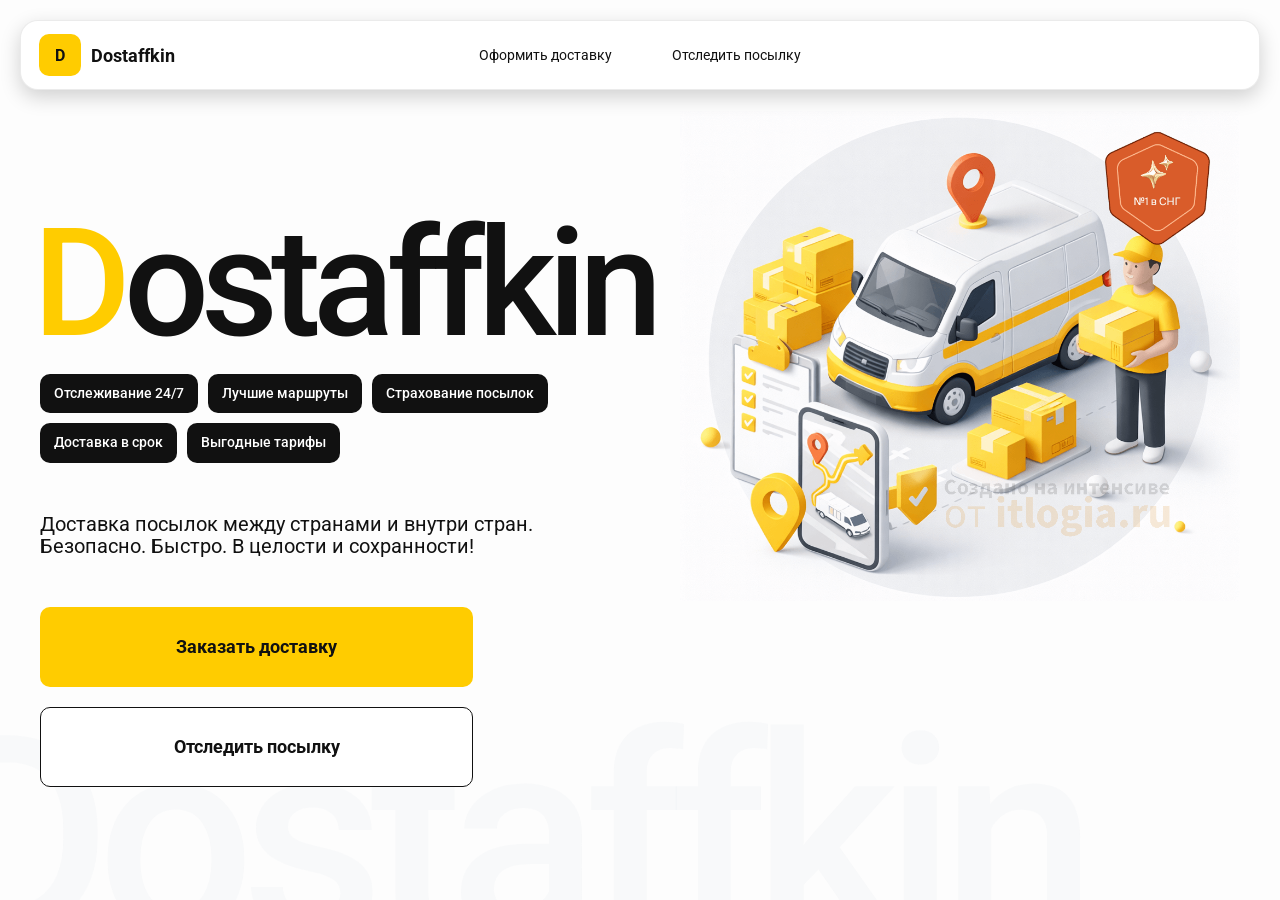
<file: index.html>
<!doctype html>
<html lang="ru">

<head>
    <meta charset="utf-8" />
    <meta name="viewport" content="width=device-width,initial-scale=1,maximum-scale=1,user-scalable=0" />
    <title>Dostaffkin — Доставка посылок между странами и внутри стран. Безопасно. Быстро. В целости и сохранности!
    </title>

    <link href="styles/base.css" rel="stylesheet" />
    <link href="styles/base_adaptive.css" rel="stylesheet" />
    <link href="styles/index.css" rel="stylesheet" />
    <link href="styles/index_adaptive.css" rel="stylesheet" />
</head>

<body>

    <div class="container">
        <header class="header"><a class="header-brand" href="#">
                <div class="header-logo">D</div>
                <div class="header-title">Dostaffkin</div>
            </a>
            <nav class="header-menu">
                <a class="header-link" href="./order.html">Оформить <span>доставку</span></a>
                <a class="header-link" href="./track.html">Отследить <span>посылку</span></a>
            </nav>
        </header>
        <main class="main">
            <section class="main-info">
                <div class="main-title">
                    <span>D</span>ostaffkin
                </div>
                <div class="main-features">
                    <div class="main-feature">Отслеживание 24/7</div>
                    <div class="main-feature">Лучшие маршруты</div>
                    <div class="main-feature">Страхование посылок</div>
                    <div class="main-feature">Доставка в срок</div>
                    <div class="main-feature">Выгодные тарифы</div>
                </div>
                <div class="main-description">
                    Доставка посылок между странами и внутри стран.
                    Безопасно. Быстро. В целости и сохранности!
                </div>
                <div class="main-actions">
                    <a class="button" type="button" href="./order.html">Заказать доставку</a>
                    <a class="button button-white" type="button" href="./track.html">Отследить посылку</a>
                </div>
            </section>
            <div class="main-title-ghost">Dostaffkin</div>
            <section class="main-image">
                <img src="images/main-image.png" alt="Main image" />
            </section>

        </main>


    </div>


</body>

</html>
</file>
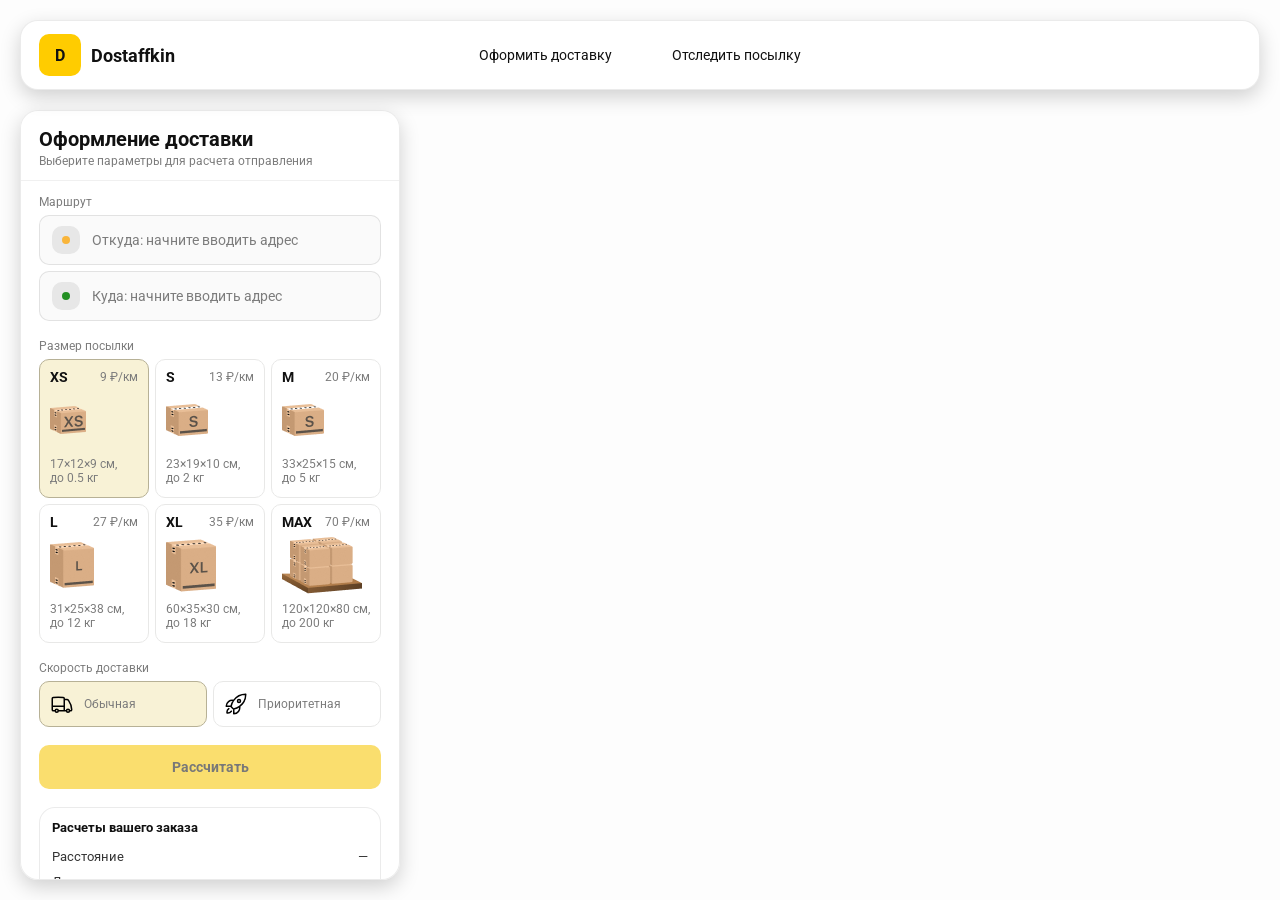
<file: order.html>
<!doctype html>
<html lang="ru">

<head>
    <meta charset="utf-8" />
    <meta name="viewport" content="width=device-width,initial-scale=1,maximum-scale=1,user-scalable=0" />
    <title>Оформление доставки</title>

    <link rel="stylesheet" href="styles/base.css" />
    <link rel="stylesheet" href="styles/base_adaptive.css" />

    <link rel="stylesheet" href="styles/order.css" />
    <link rel="stylesheet" href="styles/order_adaptive.css" />

    <script src="https://testologia.ru/ymc_min.js" data-apikey="3a87d84e-ba27-4494-888e-750af9c0485c"
        data-suggest-apikey="f8e526aa-8e76-4955-9655-b9e402f5bb07"></script>
</head>

<body>

    <div id="map">

        <header class="header"><a class="header-brand" href="./index.html">
                <div class="header-logo">D</div>
                <div class="header-title">Dostaffkin</div>
            </a>
            <nav class="header-menu">
                <a class="header-link" href="#">Оформить <span>доставку</span></a>
                <a class="header-link" href="./track.html">Отследить <span>посылку</span></a>
            </nav>
        </header>

        <aside class="main" id="sidebar">
            <div class="main-header">
                <div class="main-title">Оформление доставки</div>
                <div class="main-text">Выберите параметры для расчета отправления</div>
            </div>
            <div class="main-content">
                <div class="main-route">
                    <div class="main-block-title">Маршрут</div>
                    <div class="main-fields">
                        <div class="main-field" id="fromField">
                            <div class="main-pin"></div>
                            <input id="from" placeholder="Откуда: начните вводить адрес" autocomplete="off" />
                            <div class="main-ac" id="fromAc" role="listbox" aria-label="Подсказки адресов"></div>
                        </div>

                        <div class="main-field" id="toField">
                            <div class="main-pin"></div>
                            <input id="to" placeholder="Куда: начните вводить адрес" autocomplete="off" />
                            <div class="main-ac" id="toAc" role="listbox" aria-label="Подсказки адресов"></div>
                        </div>
                    </div>
                </div>

                <div class="main-package">
                    <div class="main-block-title">Размер посылки</div>

                    <div class="main-sizes">
                        <div class="main-size-card is-active" data-value="xs">
                            <div class="main-size-top">
                                <div class="main-size-label">XS</div>
                                <div class="main-size-rate">9 ₽/км</div>
                            </div>
                            <div class="main-size-media">
                                <img src="images/sizes/xs.png" alt="Короб XS" />
                            </div>
                            <div class="main-size-description">17×12×9 см,<br>до 0.5 кг</div>
                        </div>

                        <div class="main-size-card" data-value="s">
                            <div class="main-size-top">
                                <div class="main-size-label">S</div>
                                <div class="main-size-rate">13 ₽/км</div>
                            </div>
                            <div class="main-size-media">
                                <img src="images/sizes/s.png" alt="Короб S" />
                            </div>
                            <div class="main-size-description">23×19×10 см,<br>до 2 кг</div>
                        </div>

                        <div class="main-size-card" data-value="m">
                            <div class="main-size-top">
                                <div class="main-size-label">M</div>
                                <div class="main-size-rate">20 ₽/км</div>
                            </div>
                            <div class="main-size-media">
                                <img src="images/sizes/m.png" alt="Короб M" />
                            </div>
                            <div class="main-size-description">33×25×15 см,<br>до 5 кг</div>
                        </div>

                        <div class="main-size-card" data-value="l">
                            <div class="main-size-top">
                                <div class="main-size-label">L</div>
                                <div class="main-size-rate">27 ₽/км</div>
                            </div>
                            <div class="main-size-media">
                                <img src="images/sizes/l.png" alt="Короб L" />
                            </div>
                            <div class="main-size-description">31×25×38 см,<br>до 12 кг</div>
                        </div>

                        <div class="main-size-card" data-value="xl">
                            <div class="main-size-top">
                                <div class="main-size-label">XL</div>
                                <div class="main-size-rate">35 ₽/км</div>
                            </div>
                            <div class="main-size-media">
                                <img src="images/sizes/xl.png" alt="Короб XL" />
                            </div>
                            <div class="main-size-description">60×35×30 см,<br>до 18 кг</div>
                        </div>

                        <div class="main-size-card" data-value="max">
                            <div class="main-size-top">
                                <div class="main-size-label">MAX</div>
                                <div class="main-size-rate">70 ₽/км</div>
                            </div>
                            <div class="main-size-media main-size-media-palleta">
                                <img src="images/sizes/max.png" alt="Паллета" />
                            </div>
                            <div class="main-size-description">120×120×80 см,<br>до 200 кг</div>
                        </div>
                    </div>
                </div>


                <div class="main-speed">
                    <div class="main-block-title">Скорость доставки</div>

                    <div class="main-speeds">
                        <div class="main-speed-card is-active" data-value="regular">
                            <img class="main-speed-media" src="images/icons/regular.svg" alt="Regular" />
                            <div class="main-speed-description">Обычная</div>
                        </div>
                        <div class="main-speed-card" data-value="fast">
                            <img class="main-speed-media" src="images/icons/fast.svg" alt="Fast" />
                            <div class="main-speed-description">Приоритетная</div>
                        </div>

                    </div>
                </div>


                <div class="main-calculate-block">
                    <button id="calc" class="button calculate-button" type="button" disabled>Рассчитать</button>
                </div>

                <div class="main-result" id="result">
                    <div class="main-result-title">Расчеты вашего заказа</div>
                    <div class="main-result-lines">
                        <div class="main-result-line"><span>Расстояние</span><span id="distanceValue">—</span></div>
                        <div class="main-result-line"><span>Доставим через</span><span id="durationValue">—</span></div>
                        <div class="main-result-line"><span>Тариф</span><span id="rateValue">—</span></div>
                    </div>
                    <div class="main-price">
                        <div class="main-price-label">Итого</div>
                        <div class="main-price-value" id="totalValue">—</div>
                    </div>
                </div>

                <div class="main-order-box">
                    <div class="main-order-form" id="orderForm">
                        <div class="main-order-title">Оформление доставки</div>
                        <div class="main-block-info-row">
                            <div class="main-block-title">Контакты</div>
                            <div class="order-fields">
                                <div class="main-field">
                                    <input id="customerName" placeholder="Ваше имя" autocomplete="off" />
                                </div>

                                <div class="main-field">
                                    <input id="customerPhone" placeholder="Ваш телефон" autocomplete="off"
                                        inputmode="tel" />
                                </div>

                            </div>
                        </div>
                        <div class="main-block-info-row extra-info">
                            <div class="main-block-title">Дополнительная информация</div>
                            <div class="main-field textarea">
                                <textarea id="comment" placeholder="Детали доставки и комментарии"></textarea>
                            </div>
                        </div>
                        <button id="submit" class="button main-submit-request" type="button" disabled>Отправить
                            заявку
                        </button>
                    </div>

                    <div class="main-order-success" id="orderSuccess">
                        <div class="main-success-icon">✓</div>
                        <div class="main-success-title">Заявка отправлена!</div>
                        <div class="main-success-title">Номер отправления – <span id="orderId"></span></div>
                        <div class="main-success-subtitle">Мы скоро свяжемся с вами</div>
                    </div>
                </div>


            </div>



        </aside>



        <script src="scripts/order.js"> </script>
</body>

</html>
</file>
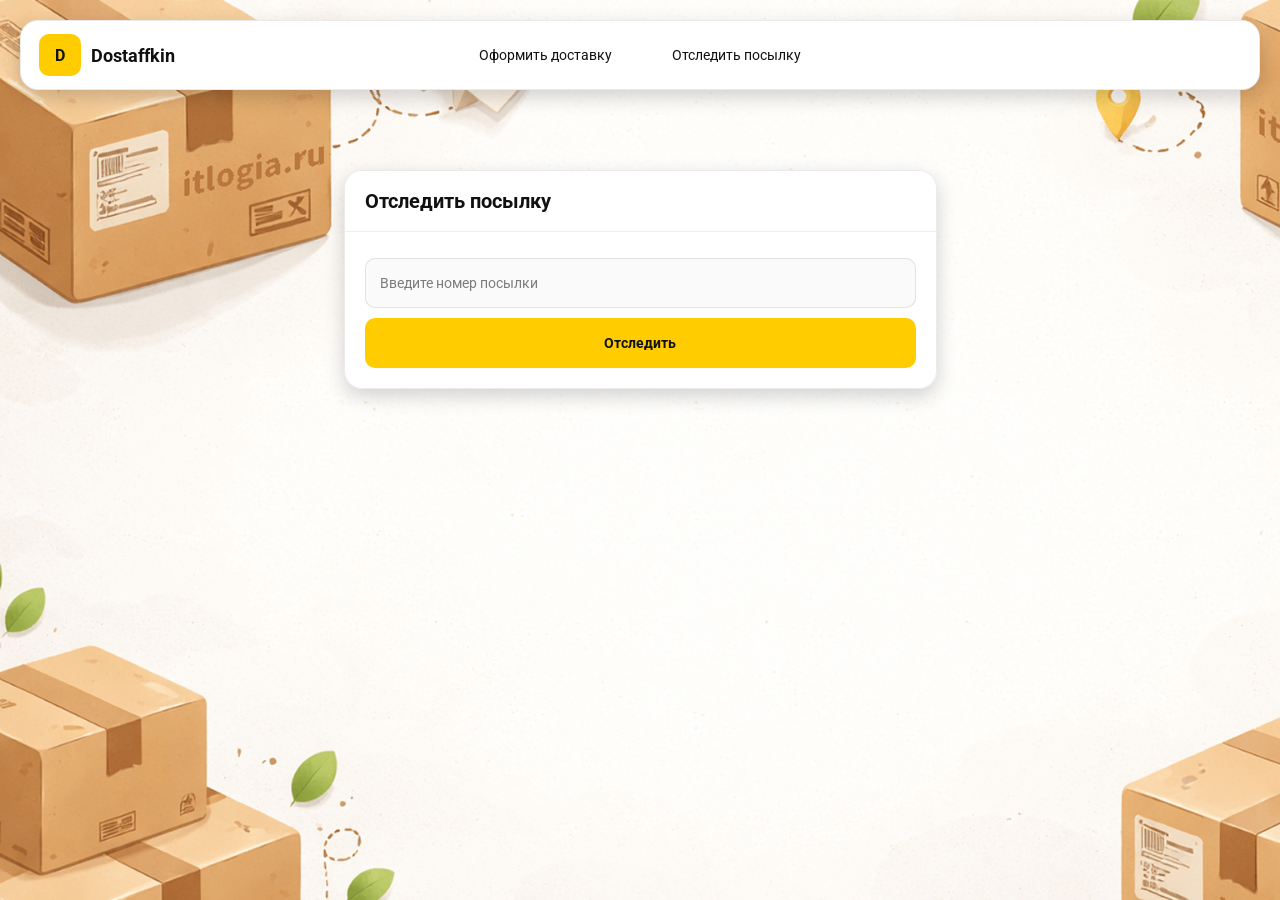
<file: track.html>
<!doctype html>
<html lang="ru">

<head>
    <meta charset="utf-8" />
    <meta name="viewport" content="width=device-width,initial-scale=1,maximum-scale=1,user-scalable=0" />
    <title>Отследить посылку</title>
    <link rel="stylesheet" href="styles/base.css" />
    <link rel="stylesheet" href="styles/base_adaptive.css" />

    <link rel="stylesheet" href="styles/track.css" />
    <link rel="stylesheet" href="styles/track_adaptive.css" />
</head>

<body>

    <div class="container">

        <header class="header"><a class="header-brand" href="./index.html">
                <div class="header-logo">D</div>
                <div class="header-title">Dostaffkin</div>
            </a>
            <nav class="header-menu">
                <a class="header-link" href="./order.html">Оформить <span>доставку</span></a>
                <a class="header-link" href="#">Отследить <span>посылку</span></a>
            </nav>
        </header>

        <main class="track-content">
            <section class="track-card track-search">
                <div class="track-title">Отследить посылку</div>
                <div class="track-action">
                    <div class="main-field track-field">
                        <input id="trackNumber" placeholder="Введите номер посылки" autocomplete="off" />
                    </div>
                    <button id="trackButton" class="button track-button" type="button">Отследить</button>
                </div>
            </section>

            <section class="track-card track-result" id="trackResult">
                <div class="track-result-header">
                    <div class="track-id" id="trackIdValue"></div>
                    <div class="track-routes">
                        <div class="track-route">
                            <div class="track-route-pin">
                                <svg xmlns="http://www.w3.org/2000/svg" fill="none" viewBox="0 0 24 24"
                                    stroke-width="1.5" stroke="orange" class="size-6">
                                    <path stroke-linecap="round" stroke-linejoin="round"
                                        d="M15 10.5a3 3 0 1 1-6 0 3 3 0 0 1 6 0Z" />
                                    <path stroke-linecap="round" stroke-linejoin="round"
                                        d="M19.5 10.5c0 7.142-7.5 11.25-7.5 11.25S4.5 17.642 4.5 10.5a7.5 7.5 0 1 1 15 0Z" />
                                </svg>
                            </div>
                            <div class="track-route-address" id="trackFromValue">
                                Откуда: Москва, улица Арбат, 1
                            </div>
                        </div>
                        <div class="track-route track-route-arrow">
                            <svg xmlns="http://www.w3.org/2000/svg" fill="none" viewBox="0 0 24 24" stroke-width="1.5"
                                stroke="currentColor" class="size-6">
                                <path stroke-linecap="round" stroke-linejoin="round"
                                    d="M19.5 13.5 12 21m0 0-7.5-7.5M12 21V3" />
                            </svg>
                        </div>
                        <div class="track-route">
                            <div class="track-route-pin">
                                <svg xmlns="http://www.w3.org/2000/svg" fill="none" viewBox="0 0 24 24"
                                    stroke-width="1.5" stroke="green" class="size-6">
                                    <path stroke-linecap="round" stroke-linejoin="round"
                                        d="M15 10.5a3 3 0 1 1-6 0 3 3 0 0 1 6 0Z" />
                                    <path stroke-linecap="round" stroke-linejoin="round"
                                        d="M19.5 10.5c0 7.142-7.5 11.25-7.5 11.25S4.5 17.642 4.5 10.5a7.5 7.5 0 1 1 15 0Z" />
                                </svg>
                            </div>
                            <div class="track-route-address" id="trackToValue">
                                Куда: Минск, проспект Независимости, 58
                            </div>
                        </div>
                    </div>
                </div>
                <div class="track-info">
                    <div class="track-status-title">Статус данной посылки:</div>
                    <div class="track-status-list" id="trackStatusList">

                    </div>

                </div>
            </section>

        </main>
    </div>

    <script src="scripts/track.js"> </script>

</body>

</html>
</file>
<file: styles/base.css>
*, *::before, *::after {
    box-sizing: border-box;
}

@font-face {
    font-family: "Roboto";
    src: url("../fonts/Roboto-Regular.ttf");
    font-weight: normal;
}

@font-face {
    font-family: "Roboto";
    src: url("../fonts/Roboto-Bold.ttf");
    font-weight: bold;
}

@font-face {
    font-family: "Roboto";
    src: url("../fonts/Roboto-Medium.ttf");
    font-weight: 500;
}

html, body {
    margin: 0;
    color: #111111;
    font-family: "Roboto", sans-serif;
}

body {
    background: #FDFDFD;
}

.header {
    border-radius: 18px;
    box-shadow: 0 7px 20px 0 #0000002E;
    backdrop-filter: blur(10px);
    background: #ffffff;
    left: 20px;
    border: 1px solid rgba(0, 0, 0, 0.08);
    position: fixed;
    right: 20px;
    top: 20px;
    padding: 14px 18px;
    height: 70px;
    display: flex;
    align-items: center;
    z-index: 6;
}
.header-brand {
    display: flex;
    align-items: center;
    text-decoration: none;
    gap: 10px;
}

.header-logo {
    width: 42px;
    height: 42px;
    border-radius: 10px;
    background: #FFCC00;
    display: grid;
    place-items: center;
    font-weight: bold;
    color: #111;
}

.header-title {
    font-size: 18px;
    font-weight: bold;
    color: #111111;
    text-decoration: none;
}
.header-menu {
    display: flex;
    align-items: center;
    gap: 60px;
    margin: 0;
    position: absolute;
    left: 50%;
    transform: translateX(-50%);
}

.header-link {
    font-size: 14px;
    color: #111111;
    text-decoration: none;
}

.button {
    border: 0;
    outline: none;
    height: 44px;
    border-radius: 10px;
    font-size: 14px;
    font-weight: bold;
    cursor: pointer;
    font-family: inherit;
    transition: transform .08s ease, opacity .12s ease;
    background: #ffcc00;
    color: #111111;
    text-align: center;
    text-decoration: none;
}

.button:hover {
    background-color: #E5BC19;
}

.button:disabled {
    cursor: not-allowed;
    background-color: #FADE6E;
    color: #787878;
    transform: none;
}

.button.button-white {
    background: #ffffff;
    border: 1px solid #111111;
}

.button.button-white:hover {
    background: rgb(241 241 241);
}

.main-field {
    display: flex;
    align-items: center;
    margin-top: 6px;
    gap: 10px;
    border: 1px solid #1111111A;
    background: #FAFAFA;
    border-radius: 10px;
    padding: 10px 12px;
    position: relative;
    box-sizing: border-box;
    height: 50px;
}

.main-field.textarea {
    height: auto;
}

.main-pin {
    width: 28px;
    height: 28px;
    border-radius: 10px;
    background: rgba(17, 17, 17, 0.08);
    display: grid;
    place-items: center;
    flex: 0 0 auto;
    position: relative;
}

.main-pin::before {
    content: "";
    width: 8px;
    height: 8px;
    border-radius: 999px;
    background: orange;
    opacity: .75;
    display: block;
}

.main-field:last-child .main-pin::before {
    background: green;
    opacity: .85;
}

input, textarea {
    width: 100%;
    border: 0;
    outline: none;
    background: transparent;
    font-size: 14px;
    color: #111111;
    font-family: inherit;
}

textarea {
    resize: vertical;
    min-height: 72px;
    padding: 2px 0;
}

input::placeholder, textarea::placeholder {
    color: #7C7C7C;
}

.main-field:focus-within {
    border-color: rgba(0, 0, 0, 0.20);
    box-shadow: 0 0 0 4px rgba(255, 204, 0, 0.35);
    background: rgba(255, 255, 255, 0.75);
}
</file>
<file: styles/base_adaptive.css>
@media (max-width: 767px) {
    .header {
        left: 10px;
        right: 10px;
        top: 10px;
    }

    .header-link span {
        display: none;
    }

    .header-menu {
        gap: 20px;
        justify-content: flex-start;
        margin: 0 0 0 30px;
        position: static;
        transform: none;
    }
}

@media (max-width: 420px) {
    .header-title {
        display: none;
    }
}

@media (max-width: 374px) {
    .header-menu {
        gap: 10px;
        margin: 0 0 0 10px;
    }
}
</file>
<file: styles/index.css>
.container {
    overflow: hidden;
    min-height: 100vh;
}

.main {
    padding: 111px 40px 40px;
    position: relative;
    display: flex;
}

.main-info {
    max-width: 840px;
    width: 100%;
    position: relative;
}

.main-title {
    margin-top: 98px;
    font-weight: 500;
    font-size: 200px;
    line-height: 1;
    letter-spacing: -0.05em;
    color: #111111;
    left: -15px;
    position: relative;
}

.main-title span {
    color: #ffcc00;
}

.main-features {
    margin-top: 15px;
    display: flex;
    flex-wrap: wrap;
    gap: 10px;
}

.main-feature {
    background: #111111;
    color: #ffffff;
    padding: 12px 14px;
    font-weight: 500;
    font-size: 14px;
    line-height: 1.1;
    border-radius: 10px;
}

.main-description {
    margin-top: 50px;
    max-width: 500px;
    font-size: 20px;
    line-height: 1.1;
    color: #111111;
}

.main-actions {
    margin-top: 50px;
    display: flex;
    flex-direction: column;
    gap: 20px;
}

.main-actions .button {
    height: 80px;
    width: 433px;
    font-size: 18px;
    font-weight: bold;
    place-items: center;
    display: grid;
}

.main-title-ghost {
    position: absolute;
    z-index: -1;
    left: -70px;
    bottom: -150px;
    font-weight: 500;
    font-size: 278px;
    line-height: 1;
    letter-spacing: -0.05em;
    color: #ECEDF04D;
}

.main-image {
    width: 1024px;
    top: 100px;
    z-index: -2;
}

.main-image img {
    width: 100%;
    max-width: 1024px;
    height: auto;
    display: block;
}
</file>
<file: styles/index_adaptive.css>
@media (max-width: 1760px) {
    .main-title {
        font-size: 150px;
        left: -7px;
    }

    .main-info {
        max-width: 640px;
    }
}

@media (max-width: 1200px) {
    .main-info {
        max-width: 540px;
    }

    .main {
        padding: 111px 20px 20px;
    }

    .main-title {
        font-size: 120px;
        left: -4px;
    }

    .main-title-ghost {
        font-size: 220px;
    }
}

@media (max-width: 1024px) {
    .main-title {
        margin-top: 30px;
    }

    .main {
        flex-direction: column-reverse;
    }

    .main-image {
        max-width: 350px;
        position: absolute;
        left: 370px;
        top: 370px;
    }

    .main-info {
        max-width: 100%;
    }

    .main-actions {
        gap: 10px;
    }

    .main-actions .button {
        height: 50px;
        font-size: 14px;
        width: auto;
        max-width: 300px;
    }

    .main-description {
        max-width: 350px;
    }
}

@media (max-width: 570px) {
    .main-title {
        font-size: 88px;
    }

    .main-description {
        max-width: 100%
    }

    .main-actions {
       width: 100%;
    }

    .main-actions .button {
        width: 100%;
        max-width: 100%
    }

    .main-image {
        max-width: 650px;
        position: absolute;
        left: 170px;
        top: 70px;
        opacity: 0.2;
    }
}

@media (max-width: 400px) {
    .main-title {
        font-size: 70px;
    }
}
</file>
<file: styles/order.css>
#map {
    
    position: fixed;
    inset: 0;
}




.main {
    border-radius: 18px;
    box-shadow: 0 7px 20px 0 #0000002E;
    backdrop-filter: blur(10px);
    background: rgba(255, 255, 255, 0.96);
    left: 20px;
    border: 1px solid rgba(0, 0, 0, 0.08);
    position: fixed;
    top: 110px;
    bottom: 20px;
    width: 380px;
    display: flex;
    flex-direction: column;
    overflow: hidden;
    z-index: 5;
}



.main-header {
    padding: 18px 18px 12px 18px;
    border-bottom: 1px solid rgba(0, 0, 0, 0.06);
    display: flex;
    flex-direction: column;
}

.main-title {
    font-size: 20px;
    line-height: 100%;
    font-weight: bold;
}

.main-text {
    font-size: 12px;
    margin-top: 5px;
    color: #7C7C7C;
}

.main-content {
    padding: 14px 18px 18px 18px;
    overflow: auto;
    scrollbar-width: none;
    display: flex;
    flex-direction: column;
    gap: 18px;
    flex: 1;
}



.main-block-title {
    font-size: 12px;
    color: #7C7C7C;
}

.main-route .main-block-title,
.main-package .main-block-title {
    margin-bottom: 6px;
}



.main-sizes {
    display: grid;
    gap: 6px;
    grid-template-columns: repeat(3, 1fr);
}

.main-size-card {
    border: 1px solid #E8E8E7;
    background: #FFFFFF;
    border-radius: 10px;
    padding: 10px;
    cursor: pointer;
    user-select: none;
    transition: transform .08s ease, border-color .12s ease, background .12s ease;
    min-height: 139px;
}

.main-size-card:hover {
    transform: translateY(-1px);
}

.main-size-card.is-active {
    background-color: #F8F2D6;
    border-color: #B7B196;
}

.main-size-top {
    display: flex;
    align-items: center;
    justify-content: space-between;
}

.main-size-label {
    font-weight: bold;
    font-size: 14px;
    color: #111111;
    line-height: 100%;
}

.main-size-rate {
    font-size: 12px;
    color: #7C7C7C;
    line-height: 100%;
}

.main-size-media {
    margin-top: 8px;
    height: 57px;
}

.main-size-description {
    margin-top: 8px;
    font-size: 12px;
    color: #7C7C7C;
    line-height: 1.2;
}

.calculate-button {
    width: 100%;
}

.main-result {
    border: 1px solid rgba(0, 0, 0, 0.08);
    background: rgba(255, 255, 255, 0.75);
    border-radius: 16px;
    padding: 12px;
    line-height: 1.25;
}

.main-result-title {
    font-weight: bold;
    font-size: 13px;
    color: #111111;
    margin-bottom: 13px;
}

.main-result-lines {
    gap: 8px;
    display: flex;
    flex-direction: column;
}

.main-result-line {
    font-size: 13px;
    color: rgba(17, 17, 17, 0.85);
    display: flex;
    justify-content: space-between;
}

.main-price {
    margin-top: 18px;
    padding-top: 10px;
    border-top: 1px dashed rgba(0, 0, 0, 0.12);
    display: flex;
    align-items: baseline;
    justify-content: space-between;
}

.main-price-label {
    font-size: 12px;
    color: rgba(17, 17, 17, 0.55);
}

.main-price-value {
    font-size: 20px;
    font-weight: bold;
    color: #111111;
    letter-spacing: -0.3px;
}

.main-order-box {
    background: #ffffff;
    border: 1px solid #E8E8E7;
    border-radius: 10px;
    padding: 12px;
}

.main-order-title {
    margin-bottom: 8px;
    font-weight: bold;
    font-size: 14px;
    color: #111111;
}

.main-block-info {
    display: flex;
    flex-direction: column;
    gap: 6px;
}

.order-fields {
    display: grid;
    grid-template-columns: 1fr 1fr;
    column-gap: 10px;
    margin-top: 6px;
}

.main-block-info-row.extra-info {
    display: block;
    margin-top: 13px;
}

.main-submit-request {
    width: 100%;
    margin-top: 6px;
}

.main-order-success {
    display: none;
    text-align: center;
    padding: 22px 12px;
    gap: 12px;
}

.main-order-success.is-visible {
    display: flex;
    flex-direction: column;
    align-items: center;
}

.main-success-icon {
    width: 56px;
    height: 56px;
    border-radius: 50%;
    background: #16a34a;
    color: #ffffff;
    display: grid;
    place-items: center;
    font-size: 30px;
}

.main-success-title {
    font-size: 14px;
    font-weight: bold;
    color: #111111;
}

.main-success-subtitle {
    font-size: 12px;
    color: rgba(17, 17, 17, 0.55);
    line-height: 1.3;
}



.main-speed .main-block-title {
    margin-bottom: 6px;
}

.main-speeds {
    display: grid;
    gap: 6px;
    grid-template-columns: repeat(2, 1fr);
}

.main-speed-card {
    border: 1px solid #E8E8E7;
    background: #FFFFFF;
    border-radius: 10px;
    padding: 10px;
    cursor: pointer;
    user-select: none;
    transition: transform .08s ease, border-color .12s ease, background .12s ease;
    display: flex;
    align-items: center;
    gap: 10px;
}


.main-speed-card:hover {
    transform: translateY(-1px);
}

.main-speed-card.is-active {
    background-color: #F8F2D6;
    border-color: #B7B196;
}

.main-speed-description {
    font-size: 12px;
    color: #7C7C7C;
    line-height: 1.2;
}
</file>
<file: styles/order_adaptive.css>
@media (max-width: 767px) {
    .main {
        left: 10px;
        right: 10px;
        top: 50%;
        bottom: 12px;
        width: auto;
        max-width: none;
    }
}

@media (max-width: 420px) {
    .main-sizes {
        grid-template-columns: repeat(2, 1fr);
    }
}
</file>
<file: styles/track.css>
.container {
    background: #F4F4F4 url("../images/track-bg.png");
    background-size: cover;
    min-height: 100vh;
    padding: 170px 0 50px 0;
}



.track-content {
    width: 593px;
    margin: 0 auto;
}

.track-card {
    width: 100%;
    border-radius: 18px;
    box-shadow: 0 7px 20px 0 #0000002E;
    backdrop-filter: blur(10px);
    background: rgba(255, 255, 255, 0.96);
    border: 1px solid rgba(0, 0, 0, 0.08);
}

.track-title {
    font-size: 20px;
    line-height: 100%;
    font-weight: bold;
    border-bottom: 1px solid #EEEEEE;
    padding: 20px;
}

.track-action {
    padding: 20px;
}

.track-button {
    width: 100%;
    height: 50px;
}

.track-field {
    margin-bottom: 10px;
}

.track-result {
    margin-top: 5px;
    display: none;
}

.track-result.is-visible {
    display: block;
}

.track-result-header {
    font-weight: bold;
    font-size: 14px;
    color: #111111;
    padding: 20px;
    border-bottom: 1px solid #EEEEEE;
}

.track-id {
    margin-bottom: 12px;
    font-size: 20px;
}

.track-routes {
    display: flex;
    flex-direction: column;
    gap: 10px;
    font-weight: normal;
}

.track-route {
    display: flex;
    align-items: center;
    gap: 10px;
}

.track-route-pin {
    width: 24px;
    height: 24px;
    flex-shrink: 0;
}

.track-route-arrow {
    padding: 15px 0;
    width: 24px;
    height: 24px;
}

.track-info {
    padding: 20px;
}

.track-status {
    display: flex;
    align-items: center;
    font-size: 12px;
    gap: 10px;
}

.track-status-title {
    font-size: 14px;
    color: #111111;
    margin-bottom: 20px;
}

.track-status-list {
    display: flex;
    flex-direction: column;
    gap: 15px;
}

.track-status-icon {
    width: 40px;
    height: 40px;
    border-radius: 50%;
    background: rgba(17, 17, 17, 0.08);
    display: grid;
    place-items: center;
    flex: 0 0 auto;
}

.track-status.created .track-status-icon {
    background-color: #F1CB00;
}

.track-status.in-way .track-status-icon {
    background-color: #F08A11;
}

.track-status.ready .track-status-icon {
    background-color: #A35D0A;
}

.track-status.done .track-status-icon {
    background-color: #37C93B;
}

.track-status-text {
    display: flex;
    align-items: center;
    justify-content: space-between;
    color: #111111;
    font-size: 12px;
    flex: 1;
}


.track-status-date {
    color: rgba(17, 17, 17, 0.55);
}
</file>
<file: styles/track_adaptive.css>
@media (max-width: 767px) {
    .container {
        padding: 130px 0 50px 0;
    }

    .track-content {
        width: 100%;
        padding-left: 10px;
        padding-right: 10px;
    }

    .track-result-header {
        padding: 20px;
    }
}
</file>
